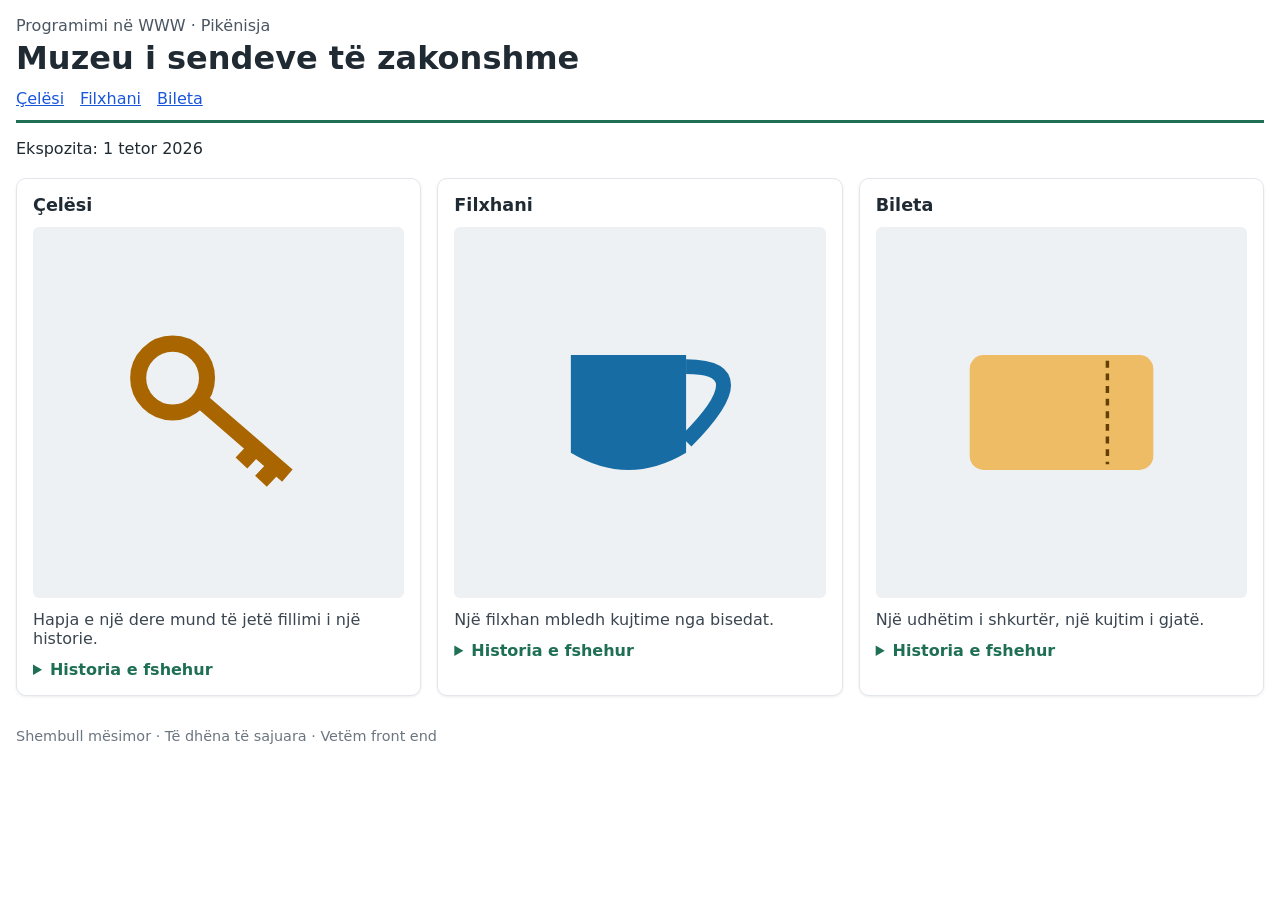
<file: JavaII/index.html>
<!doctype html>
<html lang="sq">
  <head>
    <meta charset="UTF-8" />
    <meta name="viewport" content="width=device-width, initial-scale=1" />
    <title>Muzeu i sendeve të zakonshme</title>
    <link rel="stylesheet" href="style.css" />
  </head>
  <body>
    <a class="skip" href="#main">Kalo te përmbajtja</a>
    <header>
      <p>Programimi në WWW · Pikënisja</p>
      <h1>Muzeu i sendeve të zakonshme</h1>
      <nav aria-label="Navigimi i eksponateve">
        <a href="#celesi">Çelësi</a>
        <a href="#filxhani">Filxhani</a>
        <a href="#bileta">Bileta</a>
      </nav>
    </header>
    <main id="main">
      <p class="data-ekspozites">
        Ekspozita: <time datetime="2026-10-01">1 tetor 2026</time>
      </p>

      <div class="kartat">
        <article class="karte" id="celesi">
          <h2>Çelësi</h2>
          <figure>
            <a href="#celesi" aria-label="Zgjidh Çelësin">
              <img src="celesi.svg" alt="Vizatim i një çelësi të vjetër" />
            </a>
          </figure>
          <p>Hapja e një dere mund të jetë fillimi i një historie.</p>
          <details>
            <summary>Historia e fshehur</summary>
            <p>
              Ky çelës u gjet në sirtarin e një banese të braktisur. Askush
              nuk e di saktësisht cilën derë hap, por forma e tij e vjetër
              sugjeron se mbante një sekret të rëndësishëm për pronarin.
            </p>
          </details>
        </article>

        <article class="karte" id="filxhani">
          <h2>Filxhani</h2>
          <figure>
            <a href="#filxhani" aria-label="Zgjidh Filxhanin">
              <img src="filxhani.svg" alt="Vizatim i një filxhani kafeje" />
            </a>
          </figure>
          <p>Një filxhan mbledh kujtime nga bisedat.</p>
          <details>
            <summary>Historia e fshehur</summary>
            <p>
              Ky filxhan u përdor çdo mëngjes nga një mësuese fshati për
              dekada. Nëpërmjet tij u shkëmbyen mijëra biseda, këshilla dhe
              ide mes nxënësve dhe miqve.
            </p>
          </details>
        </article>

        <article class="karte" id="bileta">
          <h2>Bileta</h2>
          <figure>
            <a href="#bileta" aria-label="Zgjidh Biletën">
              <img src="bileta.svg" alt="Vizatim i një bilete udhëtimi" />
            </a>
          </figure>
          <p>Një udhëtim i shkurtër, një kujtim i gjatë.</p>
          <details>
            <summary>Historia e fshehur</summary>
            <p>
              Kjo biletë u mbajt si kujtim nga udhëtimi i parë i një familjeje
              jashtë qytetit të tyre. Ende sot ruhet si simbol i aventurës së
              parë të përbashkët.
            </p>
          </details>
        </article>
      </div>
    </main>
    <footer>Shembull mësimor · Të dhëna të sajuara · Vetëm front end</footer>
  </body>
</html>
</file>
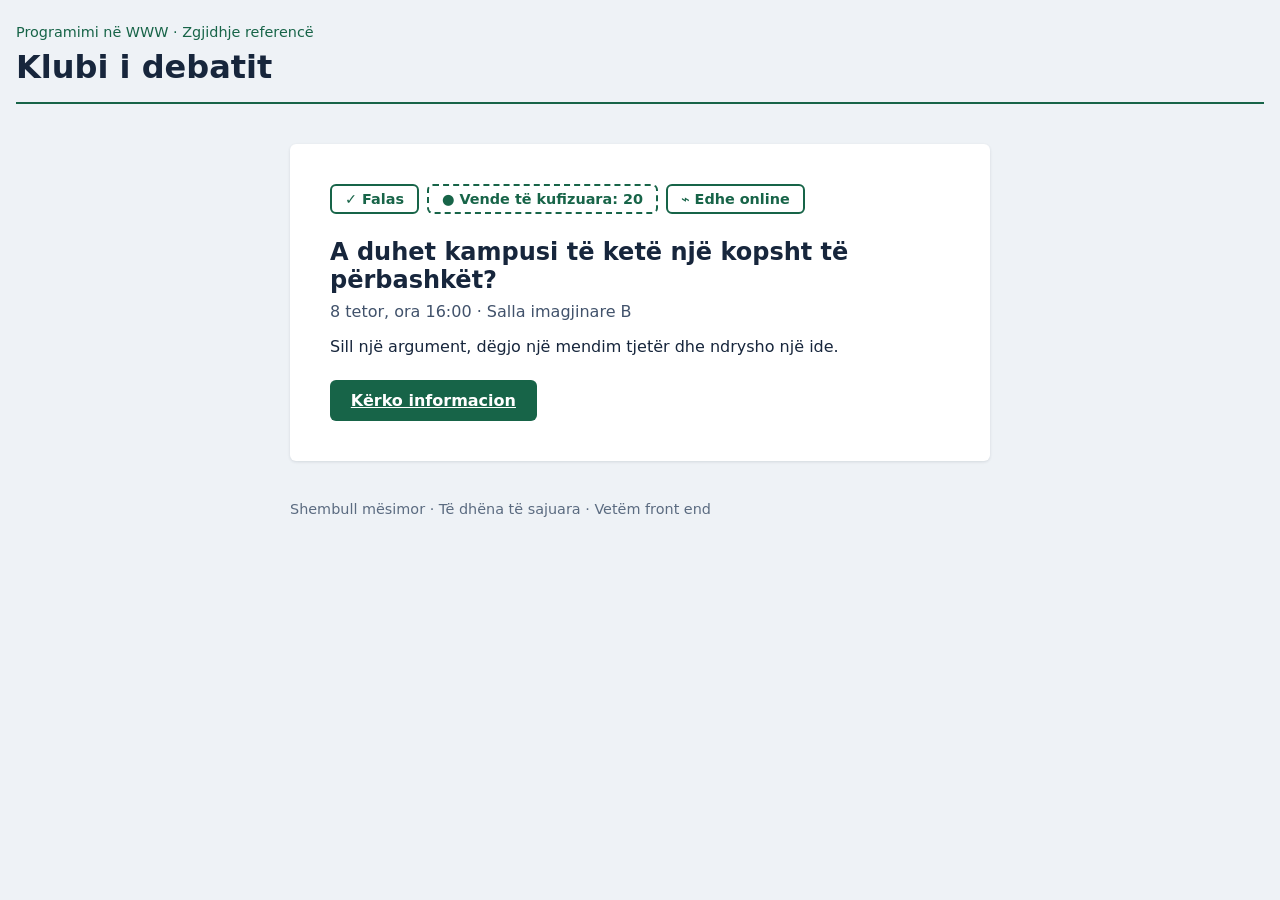
<file: JavaIII/index.html>
<!doctype html>
<html lang="sq">
  <head>
    <meta charset="UTF-8" />
    <meta name="viewport" content="width=device-width, initial-scale=1" />
    <title>Klubi i Debatit · Ftesë</title>
    <link rel="stylesheet" href="style.css" />
  </head>
  <body>
    <a class="skip" href="#main">Kalo te përmbajtja</a>
    <header class="site-header">
      <p class="eyebrow">Programimi në WWW · Zgjidhje referencë</p>
      <h1>Klubi i debatit</h1>
    </header>

    <main id="main">
      <article class="poster">
        <ul class="tags">
          <li class="tag tag--free">
            <span class="tag__icon" aria-hidden="true">✓</span> Falas
          </li>
          <li class="tag tag--limited">
            <span class="tag__icon" aria-hidden="true">●</span> Vende të kufizuara: 20
          </li>
          <li class="tag tag--online">
            <span class="tag__icon" aria-hidden="true">⌁</span> Edhe online
          </li>
        </ul>

        <h2 class="poster__title">A duhet kampusi të ketë një kopsht të përbashkët?</h2>

        <p class="poster__meta">
          <time datetime="2026-10-08T16:00">8 tetor, ora 16:00</time>
          <span aria-hidden="true"> · </span>
          <span>Salla imagjinare B</span>
        </p>

        <p class="poster__desc">
          Sill një argument, dëgjo një mendim tjetër dhe ndrysho një ide.
        </p>

        <a class="btn" href="#regjistrohu">Kërko informacion</a>
      </article>
    </main>

    <footer class="site-footer">Shembull mësimor · Të dhëna të sajuara · Vetëm front end</footer>
  </body>
</html>
</file>
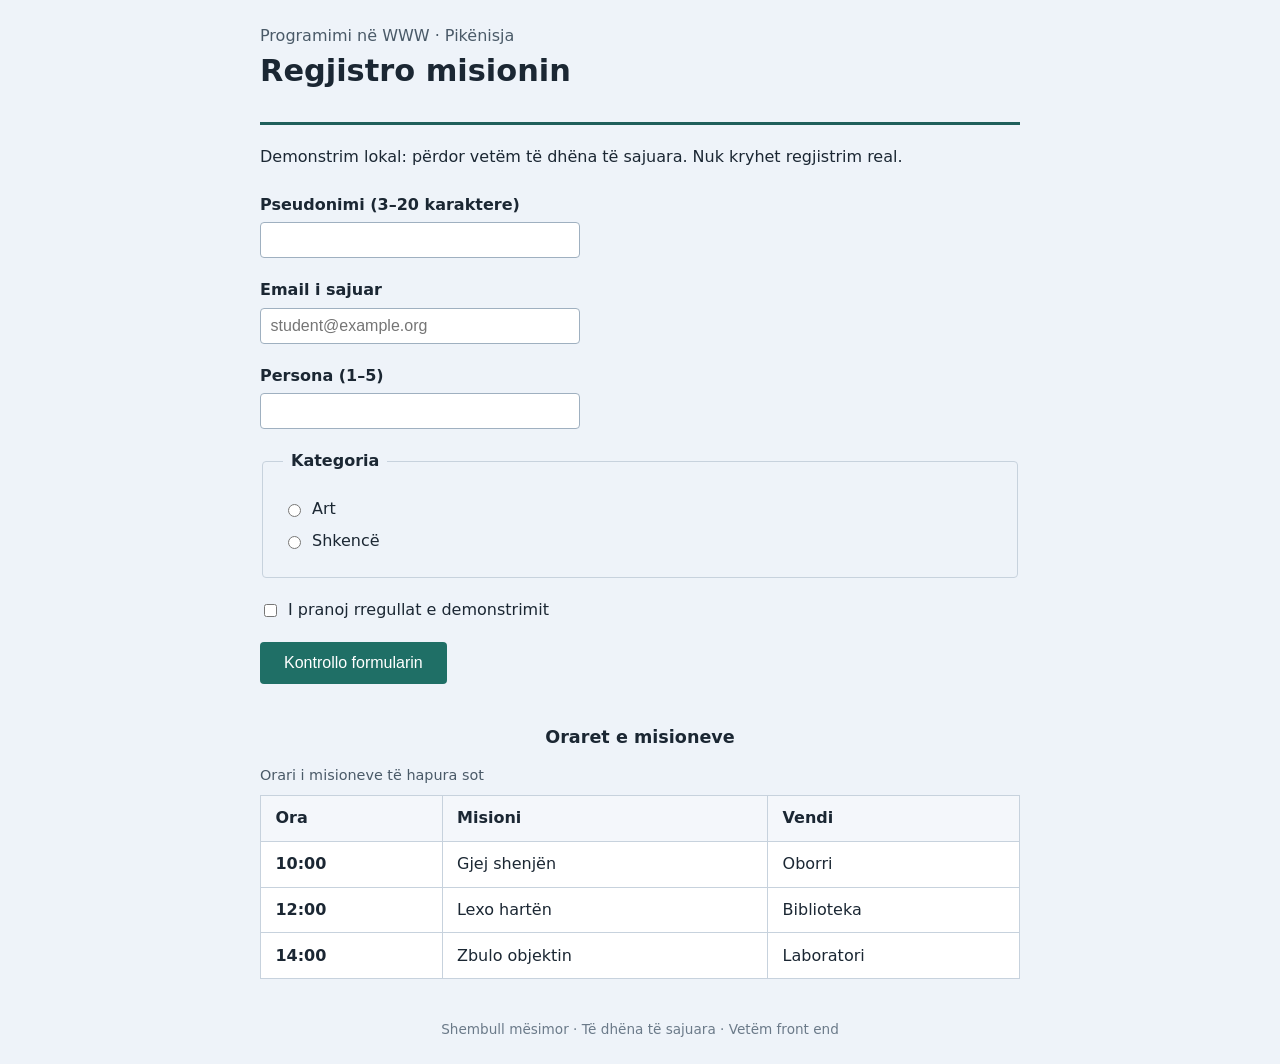
<file: JavaV/index.html>
<!doctype html>
<html lang="sq">
  <head>
    <meta charset="UTF-8" />
    <meta name="viewport" content="width=device-width, initial-scale=1" />
    <title>Formulari i misionit sekret</title>
    <link rel="stylesheet" href="style.css" />
  </head>
  <body>
    <a class="skip" href="#main">Kalo te përmbajtja</a>
    <header>
      <p>Programimi në WWW · Pikënisja</p>
      <h1>Regjistro misionin</h1>
    </header>
    <main id="main">
      <p class="demo-note">
        Demonstrim lokal: përdor vetëm të dhëna të sajuara. Nuk kryhet regjistrim real.
      </p>

      <form action="pranuar.html" method="get" novalidate>
        <div class="field">
          <label for="pseudonimi">Pseudonimi (3–20 karaktere)</label>
          <input
            type="text"
            id="pseudonimi"
            name="pseudonimi"
            required
            minlength="3"
            maxlength="20"
            autocomplete="off"
          />
        </div>

        <div class="field">
          <label for="email">Email i sajuar</label>
          <input
            type="email"
            id="email"
            name="email"
            required
            placeholder="student@example.org"
          />
        </div>

        <div class="field">
          <label for="persona">Persona (1–5)</label>
          <input
            type="number"
            id="persona"
            name="persona"
            required
            min="1"
            max="5"
            step="1"
          />
        </div>

        <fieldset class="field">
          <legend>Kategoria</legend>
          <div class="radio-option">
            <input type="radio" id="kat-art" name="kategoria" value="Art" required />
            <label for="kat-art">Art</label>
          </div>
          <div class="radio-option">
            <input type="radio" id="kat-shkence" name="kategoria" value="Shkencë" />
            <label for="kat-shkence">Shkencë</label>
          </div>
        </fieldset>

        <div class="field checkbox-field">
          <input type="checkbox" id="rregullat" name="rregullat" value="po" required />
          <label for="rregullat">I pranoj rregullat e demonstrimit</label>
        </div>

        <button type="submit">Kontrollo formularin</button>
      </form>

      <h2 class="table-title">Oraret e misioneve</h2>
      <table>
        <caption>Orari i misioneve të hapura sot</caption>
        <thead>
          <tr>
            <th scope="col">Ora</th>
            <th scope="col">Misioni</th>
            <th scope="col">Vendi</th>
          </tr>
        </thead>
        <tbody>
          <tr>
            <th scope="row">10:00</th>
            <td>Gjej shenjën</td>
            <td>Oborri</td>
          </tr>
          <tr>
            <th scope="row">12:00</th>
            <td>Lexo hartën</td>
            <td>Biblioteka</td>
          </tr>
          <tr>
            <th scope="row">14:00</th>
            <td>Zbulo objektin</td>
            <td>Laboratori</td>
          </tr>
        </tbody>
      </table>
    </main>
    <footer>Shembull mësimor · Të dhëna të sajuara · Vetëm front end</footer>
  </body>
</html>
</file>
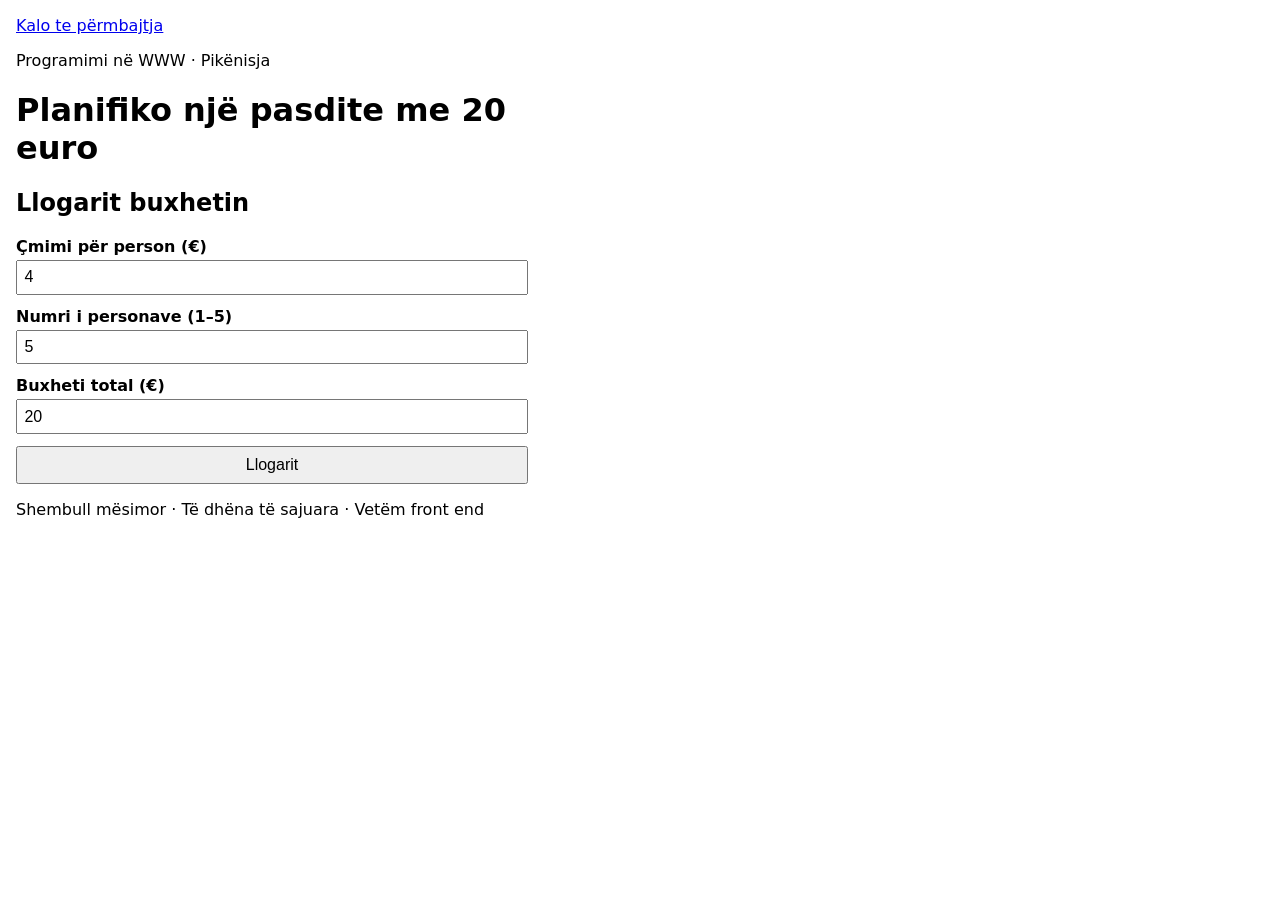
<file: JavaVI/index.html>
<!doctype html>
<html lang="sq">
  <head>
    <meta charset="UTF-8" />
    <meta name="viewport" content="width=device-width, initial-scale=1" />
    <title>Planifiko një pasdite me 20 euro</title>
    <link rel="stylesheet" href="style.css" />
  </head>
  <body>
    <a class="skip" href="#main">Kalo te përmbajtja</a>
    <header>
      <p>Programimi në WWW · Pikënisja</p>
      <h1>Planifiko një pasdite me 20 euro</h1>
    </header>
    <main id="main">
      <h2>Llogarit buxhetin</h2>
      <form id="forma">
        <label>
          Çmimi për person (€)
          <input type="number" id="cmimi" step="0.01" min="0" value="4" required />
        </label>
        <label>
          Numri i personave (1–5)
          <input type="number" id="persona" step="1" min="1" max="5" value="5" required />
        </label>
        <label>
          Buxheti total (€)
          <input type="number" id="buxheti" step="0.01" min="0" value="20" required />
        </label>
        <button type="submit">Llogarit</button>
      </form>
      <p id="rezultati" role="status" aria-live="polite"></p>
    </main>
    <footer>Shembull mësimor · Të dhëna të sajuara · Vetëm front end</footer>
    <script type="module">
      import { llogarit } from "./logjika.js";

      const forma = document.getElementById("forma");
      const rezultati = document.getElementById("rezultati");

      forma.addEventListener("submit", (e) => {
        e.preventDefault();

        const cmimi = Number(document.getElementById("cmimi").value);
        const persona = Number(document.getElementById("persona").value);
        const buxheti = Number(document.getElementById("buxheti").value);

        const rez = llogarit(cmimi, persona, buxheti);

        if (!rez.ok) {
          rezultati.textContent = `Gabim: ${rez.error}`;
          rezultati.className = "gabim";
          return;
        }

        const statusi = rez.brenda ? "✅ Brenda buxhetit" : "❌ E tejkalon buxhetin";
        rezultati.textContent =
          `${statusi} — Totali: ${rez.total.toFixed(2)}€, ` +
          `Mbetja: ${rez.mbetja.toFixed(2)}€`;
        rezultati.className = rez.brenda ? "ok" : "jo-ok";
      });
    </script>
  </body>
</html>
</file>
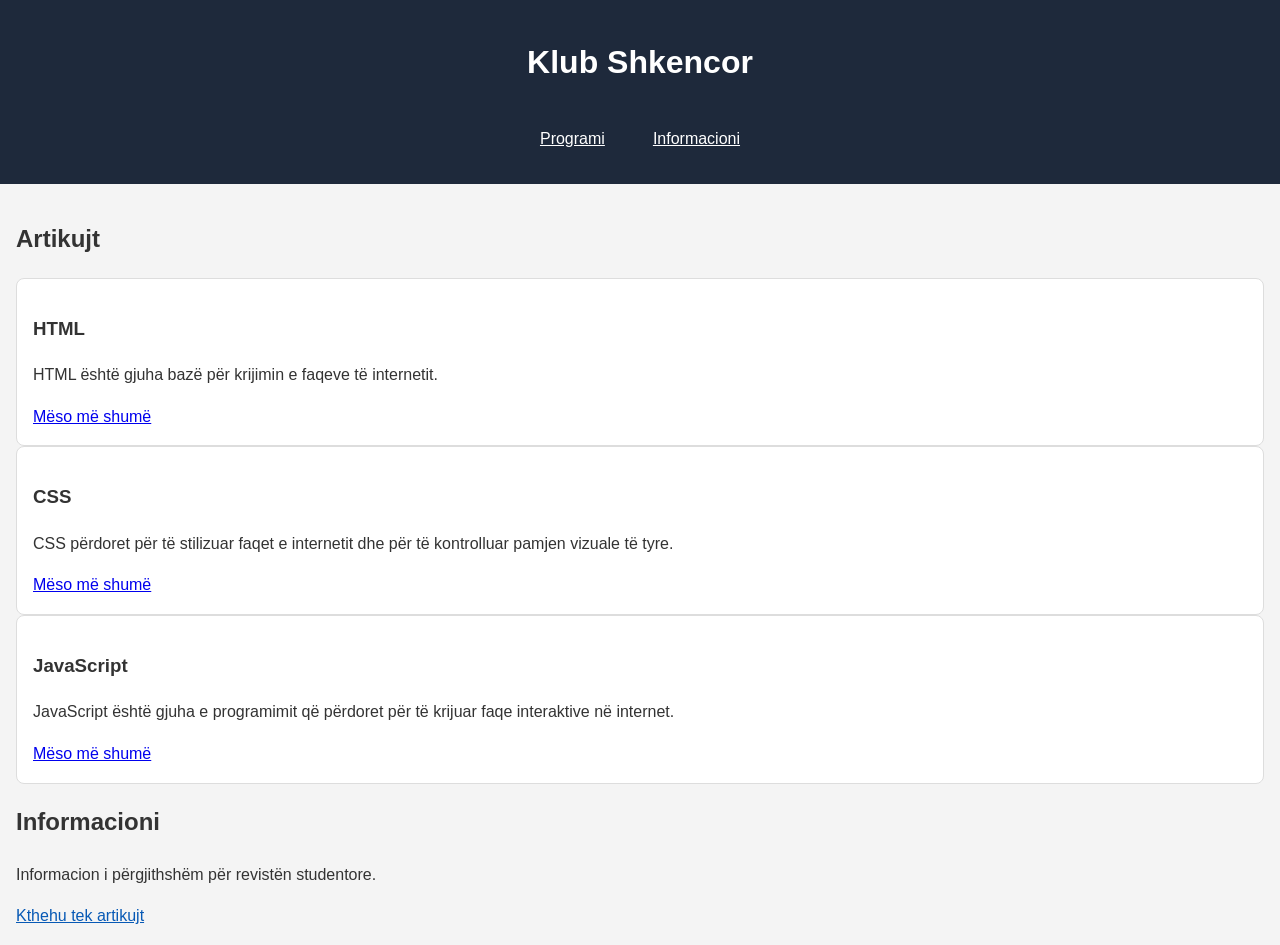
<file: Projekti1/index.html>
<!DOCTYPE html>
<html lang="en">
<head>
  <meta charset="UTF-8">
  <meta name="viewport" content="width=device-width, initial-scale=1.0">
  <title>Grupi 1</title>
  <link rel="stylesheet" href="style.css">
</head>
<body>

  <header>
    <h1>Klub Shkencor</h1>

    <nav aria-label="Menuja kryesore">
      <a href="#programi">Programi</a>
      <a href="#info">Informacioni</a>
    </nav>
  </header>

  <main>
    <section id="programi">
      <h2>Artikujt</h2>

      <div class="artikujt">
        <article>
          <h3>HTML</h3>
          <p>HTML është gjuha bazë për krijimin e faqeve të internetit.

          </p>

          <a href="#info">Mëso më shumë</a>

        </article>

        <article>
          <h3>CSS</h3>
          <p>CSS përdoret për të stilizuar faqet e internetit dhe për të kontrolluar pamjen vizuale të tyre.</p>
          <a href="#info">Mëso më shumë</a>
        </article>
    
        <article>
          <h3>JavaScript</h3>
          <p>JavaScript është gjuha e programimit që përdoret për të krijuar faqe interaktive në internet.</p>
          <a href="#info">Mëso më shumë</a>
        </article>

        <section id="info">
          <h2>Informacioni</h2>
          <p>Informacion i përgjithshëm për revistën studentore.</p>
          <a href="#programi">Kthehu tek artikujt</a>
        </section>
      </div>
    </section>
  </main>
</body>
</html>
</file>
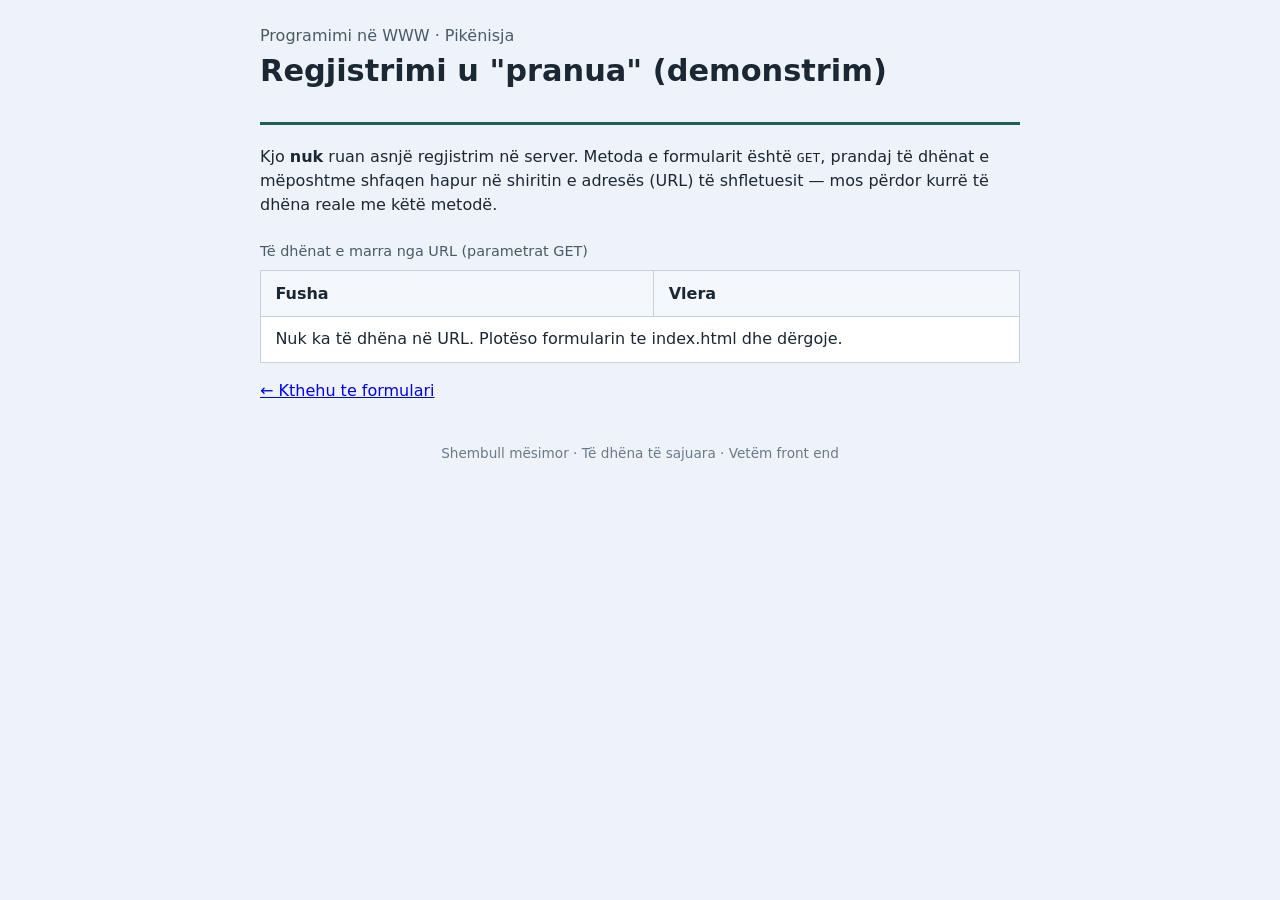
<file: JavaV/pranuar.html>
<!doctype html>
<html lang="sq">
  <head>
    <meta charset="UTF-8" />
    <meta name="viewport" content="width=device-width, initial-scale=1" />
    <title>Regjistrimi u pranua · Demonstrim</title>
    <link rel="stylesheet" href="style.css" />
  </head>
  <body>
    <header>
      <p>Programimi në WWW · Pikënisja</p>
      <h1>Regjistrimi u "pranua" (demonstrim)</h1>
    </header>
    <main id="main">
      <p class="demo-note">
        Kjo <strong>nuk</strong> ruan asnjë regjistrim në server. Metoda e formularit është
        <code>GET</code>, prandaj të dhënat e mëposhtme shfaqen hapur në shiritin e adresës
        (URL) të shfletuesit — mos përdor kurrë të dhëna reale me këtë metodë.
      </p>

      <table id="rezultatet">
        <caption>Të dhënat e marra nga URL (parametrat GET)</caption>
        <thead>
          <tr>
            <th scope="col">Fusha</th>
            <th scope="col">Vlera</th>
          </tr>
        </thead>
        <tbody id="rezultatet-trupi">
          <!-- Mbushet nga JavaScript me vlerat e query string-ut -->
        </tbody>
      </table>

      <p><a href="index.html">&larr; Kthehu te formulari</a></p>
    </main>
    <footer>Shembull mësimor · Të dhëna të sajuara · Vetëm front end</footer>

    <script>
      const emrat = {
        pseudonimi: "Pseudonimi",
        email: "Email",
        persona: "Persona",
        kategoria: "Kategoria",
        rregullat: "I pranoi rregullat",
      };

      const params = new URLSearchParams(window.location.search);
      const trupi = document.getElementById("rezultatet-trupi");

      if ([...params].length === 0) {
        const rreshti = document.createElement("tr");
        const qeliza = document.createElement("td");
        qeliza.colSpan = 2;
        qeliza.textContent =
          "Nuk ka të dhëna në URL. Plotëso formularin te index.html dhe dërgoje.";
        rreshti.appendChild(qeliza);
        trupi.appendChild(rreshti);
      } else {
        for (const [celes, vlere] of params) {
          const rreshti = document.createElement("tr");

          const th = document.createElement("th");
          th.scope = "row";
          th.textContent = emrat[celes] || celes;

          const td = document.createElement("td");
          td.textContent =
            celes === "rregullat" ? (vlere === "po" ? "Po" : vlere) : vlere;

          rreshti.appendChild(th);
          rreshti.appendChild(td);
          trupi.appendChild(rreshti);
        }
      }
    </script>
  </body>
</html>
</file>
<file: JavaII/style.css>
* {
  box-sizing: border-box;
}

body {
  font-family: system-ui, sans-serif;
  margin: 1rem;
  color: #1f2a33;
}

.skip {
  position: absolute;
  left: -999px;
  top: auto;
}
.skip:focus {
  position: static;
  display: inline-block;
  margin-bottom: 0.5rem;
}

header p {
  margin: 0 0 0.25rem;
  color: #4a5661;
}

header h1 {
  margin: 0 0 0.75rem;
}

header nav {
  display: flex;
  gap: 1rem;
  padding-bottom: 0.75rem;
  border-bottom: 3px solid #1f6f54;
  margin-bottom: 1rem;
}

header nav a {
  color: #1a56db;
  text-decoration: underline;
}

.data-ekspozites {
  margin: 0 0 1.25rem;
}

.kartat {
  display: grid;
  grid-template-columns: repeat(auto-fit, minmax(220px, 1fr));
  gap: 1rem;
}

.karte {
  background: #ffffff;
  border: 1px solid #e3e7eb;
  border-radius: 10px;
  padding: 1rem;
  box-shadow: 0 1px 3px rgba(0, 0, 0, 0.08);
  transition: box-shadow 0.2s ease, border-color 0.2s ease;
}

.karte:target {
  border-color: #1f6f54;
  box-shadow: 0 0 0 3px rgba(31, 111, 84, 0.35), 0 4px 12px rgba(0, 0, 0, 0.1);
}

.karte h2 {
  margin: 0 0 0.75rem;
  font-size: 1.1rem;
}

.karte figure {
  margin: 0 0 0.75rem;
  background: #eef1f4;
  border-radius: 6px;
  aspect-ratio: 1 / 1;
  display: flex;
  align-items: center;
  justify-content: center;
  overflow: hidden;
}

.karte figure a {
  display: flex;
  align-items: center;
  justify-content: center;
  width: 100%;
  height: 100%;
}

.karte figure img {
  width: 65%;
  height: 65%;
  object-fit: contain;
}

.karte p {
  margin: 0 0 0.75rem;
  color: #3a4550;
}

.karte details summary {
  cursor: pointer;
  color: #1f6f54;
  font-weight: 600;
}

.karte details p {
  margin-top: 0.5rem;
  color: #4a5661;
}

footer {
  margin-top: 2rem;
  color: #6b7580;
  font-size: 0.9rem;
}
</file>
<file: JavaIII/style.css>
:root {
  --color-ink: #17263c;       
  --color-paper: #ffffff;     
  --color-bg: #eef2f6;        
  --color-accent: #176448;    
  --color-accent-contrast: #ffffff;
  --color-border: #c9d2db;

  --space-xs: 0.5rem;
  --space-sm: 1rem;
  --space-md: 1.5rem;
  --space-lg: 2.5rem;

  --radius-sm: 6px;
  --radius-pill: 999px;

  --poster-max-width: 700px;
}

* {
  box-sizing: border-box;
  /
}

body {
  font-family: system-ui, sans-serif;
  margin: 0;
  padding: var(--space-md) var(--space-sm);
  background: var(--color-bg);
  color: var(--color-ink);
}

.skip {
  position: absolute;
  left: -999px;
  top: auto;
}
.skip:focus {
  left: var(--space-sm);
  top: var(--space-sm);
  background: var(--color-paper);
  padding: var(--space-xs) var(--space-sm);
  border-radius: var(--radius-sm);
  z-index: 10;
}

.site-header {
  margin: 0 0 var(--space-lg);
  padding-bottom: var(--space-sm);
  border-bottom: 2px solid var(--color-accent);
}
.eyebrow {
  margin: 0 0 var(--space-xs);
  color: var(--color-accent);
  font-size: 0.9rem;
}
.site-header h1 {
  margin: 0;
  font-size: 2rem;
}

.poster {
  max-width: var(--poster-max-width);
  width: 100%;
  margin: 0 auto;
  background: var(--color-paper);
  color: var(--color-ink);
  padding: var(--space-lg);
  border-radius: var(--radius-sm);
  box-shadow: 0 1px 3px rgba(23, 38, 60, 0.12);
}

.poster__title {
  margin: var(--space-sm) 0 var(--space-xs);
}

.poster__meta {
  margin: 0 0 var(--space-sm);
  color: #41526b;
}

.poster__desc {
  margin: 0 0 var(--space-md);
}

.tags {
  list-style: none;
  display: flex;
  flex-wrap: wrap;
  gap: var(--space-xs);
  margin: 0 0 var(--space-md);
  padding: 0;
}

.tag {
  display: inline-flex;
  align-items: center;
  gap: 0.35em;
  padding: 0.35em 0.9em;
  border-radius: var(--radius-sm);
  border: 2px solid var(--color-accent);
  color: var(--color-accent);
  font-size: 0.9rem;
  font-weight: 600;
}

.tag--limited {
  border-style: dashed;
}

.poster__desc + .btn,
.btn {
  display: inline-block;
  background: var(--color-accent);
  color: var(--color-accent-contrast);
  text-decoration: underline;
  padding: 0.7em 1.3em;
  border-radius: var(--radius-sm);
  font-weight: 600;
}
.btn:hover {
  background: #124a36;
}

a:focus-visible,
.btn:focus-visible {
  outline: 3px solid #1e73be;
  outline-offset: 3px;
  border-radius: var(--radius-sm);
}

.site-footer {
  max-width: var(--poster-max-width);
  margin: var(--space-lg) auto 0;
  color: #5b6b80;
  font-size: 0.9rem;
}

@media (max-width: 420px) {
  .poster {
    padding: var(--space-md);
  }
}
</file>
<file: JavaV/style.css>
/* === Bazë === */
* {
  box-sizing: border-box;
}

:root {
  --sfond: #eef3f9;
  --tekst: #1b2733;
  --vija: #1f5f5b;
  --buton: #1f6f66;
  --buton-hover: #17534c;
  --kufi-tabele: #c7d2dd;
}

body {
  font-family: system-ui, "Segoe UI", sans-serif;
  margin: 0;
  padding: 1.5rem;
  background: var(--sfond);
  color: var(--tekst);
  line-height: 1.5;
}

.skip {
  position: absolute;
  left: -999px;
}
.skip:focus {
  left: 1rem;
  top: 1rem;
  background: #fff;
  padding: 0.5rem 1rem;
  z-index: 10;
}

main {
  max-width: 760px;
  margin: 0 auto;
}

/* === Titulli === */
header h1 {
  font-size: 1.9rem;
  margin: 0 0 0.75rem;
}
header p {
  margin: 0;
  color: #4a5a68;
}
header {
  max-width: 760px;
  margin: 0 auto 1.25rem;
  border-bottom: 3px solid var(--vija);
  padding-bottom: 1rem;
}

.demo-note {
  margin: 1rem 0 1.5rem;
}

/* === Formulari === */
.field {
  margin-bottom: 1.25rem;
}

label {
  display: block;
  margin-bottom: 0.35rem;
  font-weight: 600;
}

input[type="text"],
input[type="email"],
input[type="number"] {
  width: 100%;
  max-width: 320px;
  padding: 0.5rem 0.6rem;
  border: 1px solid #9fb0c0;
  border-radius: 4px;
  font-size: 1rem;
  background: #fff;
}

input:invalid {
  outline: none;
}

fieldset {
  border: 1px solid #c7d2dd;
  border-radius: 4px;
  padding: 1rem 1.25rem;
}

legend {
  padding: 0 0.5rem;
  font-weight: 600;
}

.radio-option {
  display: flex;
  align-items: center;
  gap: 0.5rem;
  margin: 0.5rem 0;
}
.radio-option label {
  margin: 0;
  font-weight: 400;
}

.checkbox-field {
  display: flex;
  align-items: center;
  gap: 0.5rem;
}
.checkbox-field label {
  margin: 0;
  font-weight: 400;
}

button[type="submit"] {
  background: var(--buton);
  color: #fff;
  border: none;
  padding: 0.75rem 1.5rem;
  border-radius: 4px;
  font-size: 1rem;
  cursor: pointer;
}
button[type="submit"]:hover {
  background: var(--buton-hover);
}

/* === Tabela === */
.table-title {
  text-align: center;
  font-size: 1.1rem;
  margin-top: 2.5rem;
}

table {
  width: 100%;
  border-collapse: collapse;
  margin-top: 0.75rem;
  background: #fff;
}

caption {
  caption-side: top;
  text-align: left;
  margin-bottom: 0.5rem;
  color: #4a5a68;
  font-size: 0.9rem;
}

th,
td {
  border: 1px solid var(--kufi-tabele);
  padding: 0.65rem 0.9rem;
  text-align: left;
}

thead th {
  background: #f4f7fb;
}

footer {
  max-width: 760px;
  margin: 2.5rem auto 0;
  color: #6b7a89;
  font-size: 0.85rem;
  text-align: center;
}
</file>
<file: JavaVI/style.css>
/* Shkruaj stilin tënd. */
* {
  box-sizing: border-box;
}
body {
  font-family: system-ui, sans-serif;
  margin: 1rem;
  max-width: 32rem;
}
#forma {
  display: flex;
  flex-direction: column;
  gap: 0.75rem;
  margin-top: 1rem;
}
#forma label {
  display: flex;
  flex-direction: column;
  gap: 0.25rem;
  font-weight: 600;
}
#forma input {
  padding: 0.4rem;
  font-size: 1rem;
}
#forma button {
  padding: 0.5rem;
  font-size: 1rem;
  cursor: pointer;
}
#rezultati {
  margin-top: 1rem;
  font-weight: 600;
}
#rezultati.ok {
  color: #0a7d2c;
}
#rezultati.jo-ok {
  color: #b00020;
}
#rezultati.gabim {
  color: #b00020;
}
</file>
<file: Projekti1/style.css>
*{
  box-sizing:border-box;
}
html{
  scroll-behavior: smooth;
}
body{
  margin: 0;
  font-family: Arial, sans-serif;
  line-height: 1.6;
  background-color: #f4f4f4;
  color: #333;
}
header{
  background-color: #1e293b;
  color: #fff;
  padding: 1rem;
  text-align: center;
}
nav {
  display: flex;
  justify-content: center;
  gap: 1rem;
}
nav a{
  color: white;
  padding: 1rem;
}
nav a:hover{
  color:#7491be
}
main{
  padding: 1rem;
}
article{
  width: 100%;
  min-width: 0;
  padding: 1rem;
  background-color: white;
  border: 1px solid #ddd;
  border-radius: 8px;
  overflow-wrap: anywhere;
}
#info a{
  color: #0759b5;
}
.cards {
  width: 1000px;
  padding: 2rem;
  border: 2px solid navy;
}
a:focus-visible{
  outline: 3px solid orange;
  outline-offset: 4px;
}
@media (max-width:600px){
  .artikujt{
    grid-template-columns: 1fr;
  }
@media (min-width:601px){
  .artikujt{
    grid-template-columns: repeat(3, minmax(0, 1fr));
  }
}}
</file>
